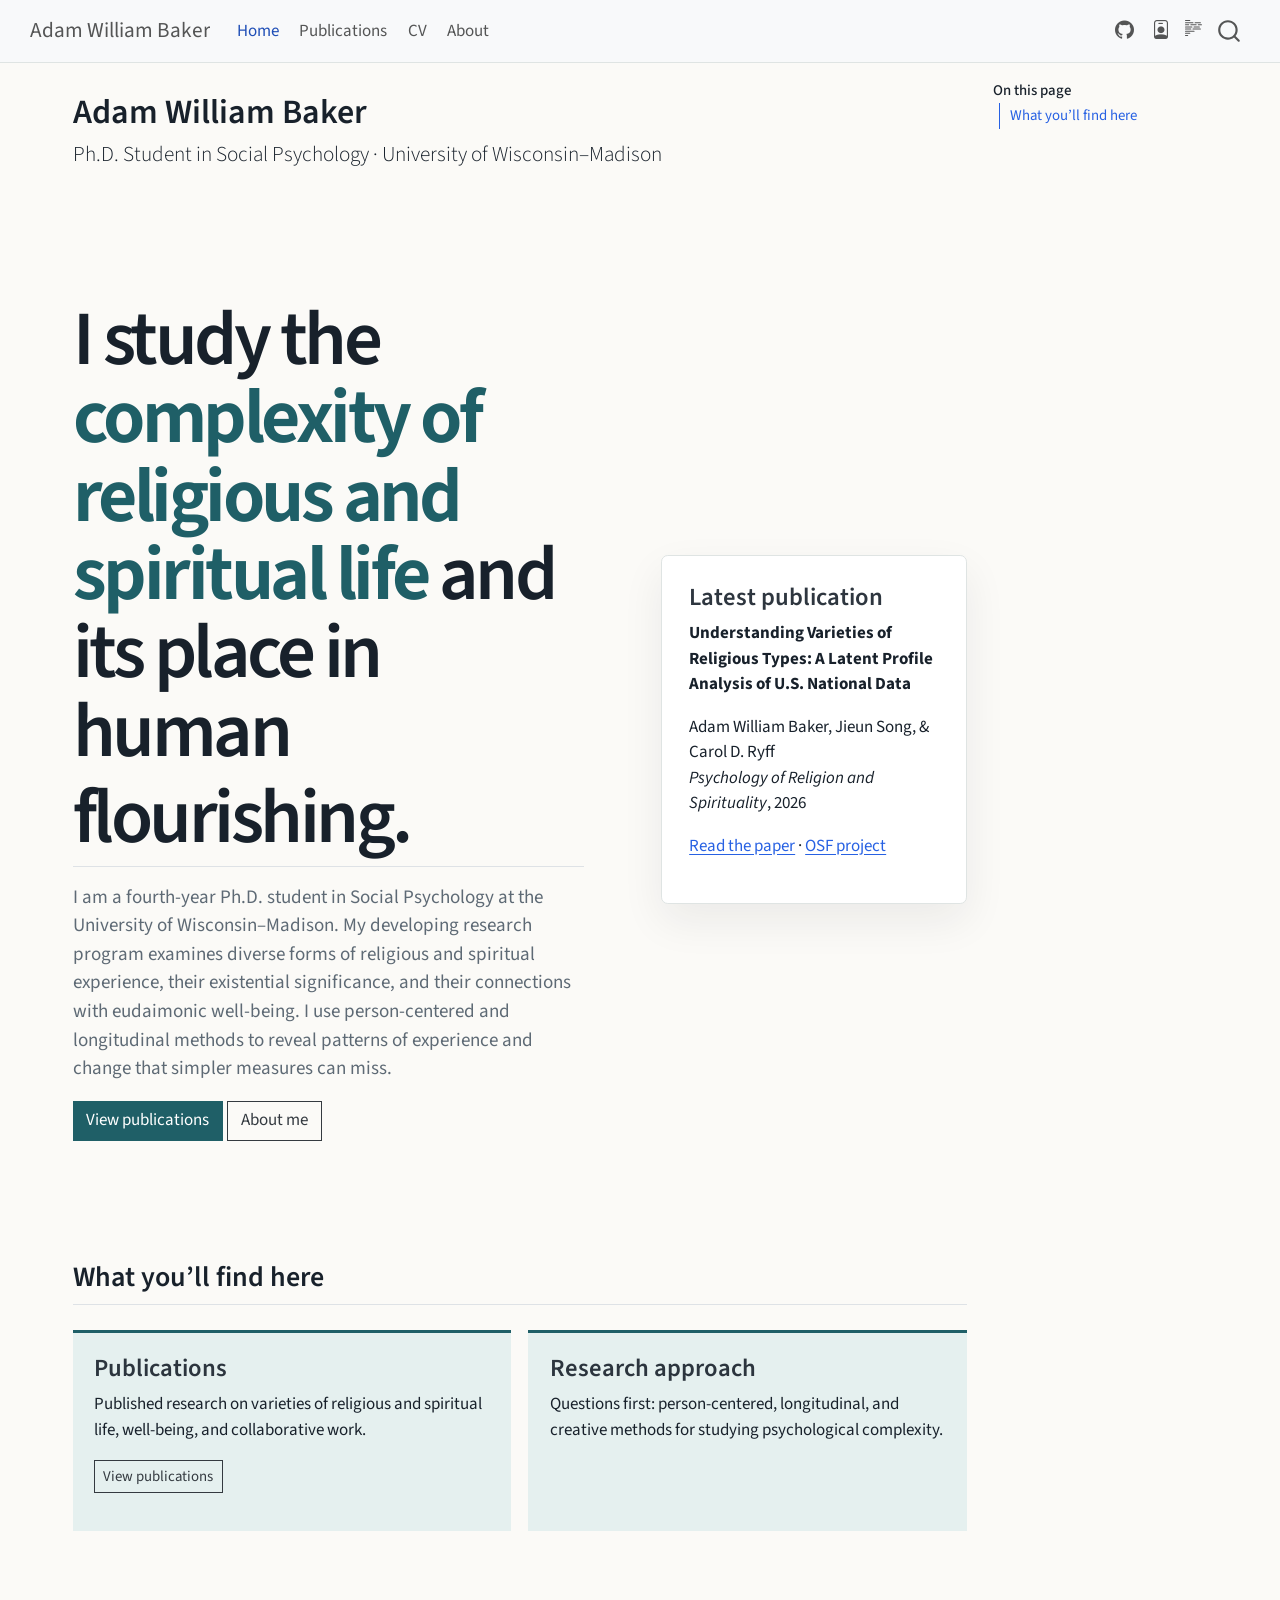
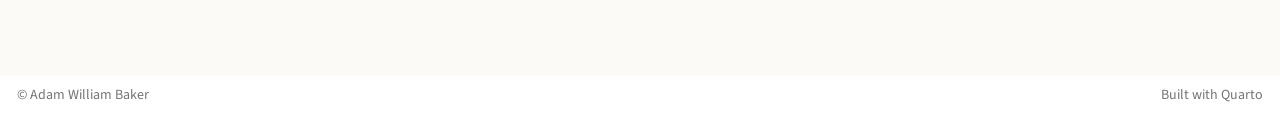
<file: index.html>
<!DOCTYPE html>
<html xmlns="http://www.w3.org/1999/xhtml" lang="en" xml:lang="en"><head>

<meta charset="utf-8">
<meta name="generator" content="quarto-1.10.19">

<meta name="viewport" content="width=device-width, initial-scale=1.0, user-scalable=yes">


<title>Adam William Baker</title>
<style>
/* Default styles provided by pandoc.
** See https://pandoc.org/MANUAL.html#variables-for-html for config info.
*/
span.smallcaps{font-variant: small-caps;}
div.columns{display: flex; gap: 1.5em;}
div.column{flex: auto;}
@media screen {
div.columns{gap: min(4vw, 1.5em);}
div.column{overflow-x: auto;}
}
div.hanging-indent{margin-left: 1.5em; text-indent: -1.5em;}
ul.task-list{list-style: none;}
ul.task-list li input[type="checkbox"] {
  width: 0.8em;
  margin: 0 0.8em 0.2em -1em; /* quarto-specific, see https://github.com/quarto-dev/quarto-cli/issues/4556 */ 
  vertical-align: middle;
}
</style>


<script src="site_libs/quarto-nav/quarto-nav.js"></script>
<script src="site_libs/quarto-nav/headroom.min.js"></script>
<script src="site_libs/clipboard/clipboard.min.js"></script>
<script src="site_libs/quarto-search/autocomplete.umd.js"></script>
<script src="site_libs/quarto-search/fuse.min.js"></script>
<script src="site_libs/quarto-search/quarto-search.js"></script>
<meta name="quarto:offset" content="./">
<script src="site_libs/quarto-html/quarto.js" type="module"></script>
<script src="site_libs/quarto-html/tabsets/tabsets.js" type="module"></script>
<script src="site_libs/quarto-html/popper.min.js"></script>
<script src="site_libs/quarto-html/tippy.umd.min.js"></script>
<script src="site_libs/quarto-html/anchor.min.js"></script>
<link href="site_libs/quarto-html/tippy.css" rel="stylesheet">
<link href="site_libs/quarto-html/quarto-syntax-highlighting-bf27225e3a48a9273f3daa8f8e829971.css" rel="stylesheet" id="quarto-text-highlighting-styles">
<script src="site_libs/bootstrap/bootstrap.min.js"></script>
<link href="site_libs/bootstrap/bootstrap-icons.css" rel="stylesheet">
<link href="site_libs/bootstrap/bootstrap-890df4807d457dbc410f87df85df408d.min.css" rel="stylesheet" append-hash="true" id="quarto-bootstrap" data-mode="light">
<script id="quarto-search-options" type="application/json">{
  "location": "navbar",
  "copy-button": false,
  "collapse-after": 3,
  "panel-placement": "end",
  "type": "overlay",
  "limit": 50,
  "keyboard-shortcut": [
    "f",
    "/",
    "s"
  ],
  "show-item-context": false,
  "language": {
    "search-no-results-text": "No results",
    "search-matching-documents-text": "matching documents",
    "search-copy-link-title": "Copy link to search",
    "search-hide-matches-text": "Hide additional matches",
    "search-more-match-text": "more match in this document",
    "search-more-matches-text": "more matches in this document",
    "search-clear-button-title": "Clear",
    "search-text-placeholder": "",
    "search-detached-cancel-button-title": "Cancel",
    "search-submit-button-title": "Submit",
    "search-label": "Search"
  }
}</script>
<meta name="google-site-verification" content="SpglV-sPZX93PCxj-PAzQTrrl2fXCfUHltDOiz12OGo">
<meta name="description" content="Adam William Baker is a social psychology Ph.D. student at the University of Wisconsin–Madison studying religious and spiritual experience, existential life, and eudaimonic well-being.">
<script type="application/ld+json">{"@context":"https://schema.org","@type":"Person","name":"Adam William Baker","url":"https://adamwilliambaker.github.io/","jobTitle":"Ph.D. Student in Social Psychology","affiliation":{"@type":"CollegeOrUniversity","name":"University of Wisconsin–Madison"},"sameAs":["https://orcid.org/0009-0003-1958-0463","https://scholar.google.com/citations?user=C4_FsjgAAAAJ","https://github.com/AdamWilliamBaker","https://www.growkudos.com/profile/adam_baker_1"]}</script>


<link rel="stylesheet" href="styles.css">
<meta property="og:title" content="Adam William Baker">
<meta property="og:description" content="Ph.D.&nbsp;Student in Social Psychology · University of Wisconsin–Madison">
<meta property="og:site_name" content="Adam William Baker">
</head>

<body class="nav-fixed quarto-light">

<div id="quarto-search-results"></div>
  <header id="quarto-header" class="headroom fixed-top">
    <nav class="navbar navbar-expand-lg " data-bs-theme="dark">
      <div class="navbar-container container-fluid">
      <div class="navbar-brand-container mx-auto">
    <a class="navbar-brand" href="./index.html">
    <span class="navbar-title">Adam William Baker</span>
    </a>
  </div>
            <div id="quarto-search" class="" title="Search"></div>
          <button class="navbar-toggler" type="button" data-bs-toggle="collapse" data-bs-target="#navbarCollapse" aria-controls="navbarCollapse" role="menu" aria-expanded="false" aria-label="Toggle navigation" onclick="if (window.quartoToggleHeadroom) { window.quartoToggleHeadroom(); }">
  <span class="navbar-toggler-icon"></span>
</button>
          <div class="collapse navbar-collapse" id="navbarCollapse">
            <ul class="navbar-nav navbar-nav-scroll me-auto">
  <li class="nav-item">
    <a class="nav-link active" href="./index.html" aria-current="page"> 
<span class="menu-text">Home</span></a>
  </li>  
  <li class="nav-item">
    <a class="nav-link" href="./research.html"> 
<span class="menu-text">Publications</span></a>
  </li>  
  <li class="nav-item">
    <a class="nav-link" href="./files/Adam_William_Baker_CV.pdf"> 
<span class="menu-text">CV</span></a>
  </li>  
  <li class="nav-item">
    <a class="nav-link" href="./about.html"> 
<span class="menu-text">About</span></a>
  </li>  
</ul>
            <ul class="navbar-nav navbar-nav-scroll ms-auto">
  <li class="nav-item compact">
    <a class="nav-link" href="https://github.com/AdamWilliamBaker"> <i class="bi bi-github" role="img" aria-label="GitHub">
</i> 
<span class="menu-text"></span></a>
  </li>  
  <li class="nav-item compact">
    <a class="nav-link" href="https://orcid.org/0009-0003-1958-0463"> <i class="bi bi-person-badge" role="img" aria-label="ORCID">
</i> 
<span class="menu-text"></span></a>
  </li>  
</ul>
          </div> <!-- /navcollapse -->
            <div class="quarto-navbar-tools">
  <a href="" class="quarto-reader-toggle quarto-navigation-tool px-1" onclick="window.quartoToggleReader(); return false;" title="Toggle reader mode">
  <div class="quarto-reader-toggle-btn">
  <i class="bi"></i>
  </div>
</a>
</div>
      </div> <!-- /container-fluid -->
    </nav>
</header>
<!-- content -->
<div id="quarto-content" class="quarto-container page-columns page-rows-contents page-layout-full page-navbar">
<!-- sidebar -->
<!-- margin-sidebar -->
    <div id="quarto-margin-sidebar" class="sidebar margin-sidebar">
        <nav id="TOC" role="doc-toc" class="toc-active">
    <h2 id="toc-title">On this page</h2>
   
  <ul>
  <li><a href="#what-youll-find-here" id="toc-what-youll-find-here" class="nav-link active" data-scroll-target="#what-youll-find-here">What you’ll find here</a></li>
  </ul>
</nav>
    </div>
<!-- main -->
<main class="content column-page-left" id="quarto-document-content">

<header id="title-block-header" class="quarto-title-block default">
<div class="quarto-title">
<h1 class="title">Adam William Baker</h1>
<p class="subtitle lead">Ph.D.&nbsp;Student in Social Psychology · University of Wisconsin–Madison</p>
</div>



<div class="quarto-title-meta column-page-left">

    
  
    
  </div>
  


</header>


<div class="hero">
<section id="i-study-the-complexity-of-religious-and-spiritual-life-and-its-place-in-human-flourishing." class="level2 hero-copy">
<h2 class="anchored" data-anchor-id="i-study-the-complexity-of-religious-and-spiritual-life-and-its-place-in-human-flourishing.">I study the <strong>complexity of religious and spiritual life</strong> and its place in human flourishing.</h2>
<p>I am a fourth-year Ph.D.&nbsp;student in Social Psychology at the University of Wisconsin–Madison. My developing research program examines diverse forms of religious and spiritual experience, their existential significance, and their connections with eudaimonic well-being. I use person-centered and longitudinal methods to reveal patterns of experience and change that simpler measures can miss.</p>
<p><a href="./research.html" class="btn btn-primary">View publications</a> <a href="./about.html" class="btn btn-outline-dark">About me</a></p>
</section>
<section id="latest-publication" class="level3 hero-card">
<h3 class="anchored" data-anchor-id="latest-publication">Latest publication</h3>
<p><strong>Understanding Varieties of Religious Types: A Latent Profile Analysis of U.S. National Data</strong></p>
<p>Adam William Baker, Jieun Song, &amp; Carol D. Ryff<br>
<em>Psychology of Religion and Spirituality</em>, 2026</p>
<p><a href="https://doi.org/10.1037/rel0000631">Read the paper</a> · <a href="https://doi.org/10.17605/OSF.IO/YSD2C">OSF project</a></p>
</section>
</div>
<section id="what-youll-find-here" class="level2">
<h2 class="anchored" data-anchor-id="what-youll-find-here">What you’ll find here</h2>
<div class="feature-grid">
<section id="publications" class="level3 feature">
<h3 class="anchored" data-anchor-id="publications">Publications</h3>
<p>Published research on varieties of religious and spiritual life, well-being, and collaborative work.</p>
<p><a href="./research.html" class="btn btn-outline-dark btn-sm">View publications</a></p>
</section>
<section id="research-approach" class="level3 feature">
<h3 class="anchored" data-anchor-id="research-approach">Research approach</h3>
<p>Questions first: person-centered, longitudinal, and creative methods for studying psychological complexity.</p>
</section>
</div>


</section>

</main> <!-- /main -->
<script id="quarto-html-after-body" type="application/javascript">
  window.document.addEventListener("DOMContentLoaded", function (event) {
    const icon = "";
    const anchorJS = new window.AnchorJS();
    anchorJS.options = {
      placement: 'right',
      icon: icon
    };
    anchorJS.add('.anchored');
    const isCodeAnnotation = (el) => {
      for (const clz of el.classList) {
        if (clz.startsWith('code-annotation-')) {                     
          return true;
        }
      }
      return false;
    }
    const onCopySuccess = function(e) {
      // button target
      const button = e.trigger;
      // don't keep focus
      button.blur();
      // flash "checked"
      button.classList.add('code-copy-button-checked');
      var currentTitle = button.getAttribute("title");
      button.setAttribute("title", "Copied!");
      let tooltip;
      if (window.bootstrap) {
        button.setAttribute("data-bs-toggle", "tooltip");
        button.setAttribute("data-bs-placement", "left");
        button.setAttribute("data-bs-title", "Copied!");
        tooltip = new bootstrap.Tooltip(button, 
          { trigger: "manual", 
            customClass: "code-copy-button-tooltip",
            offset: [0, -8]});
        tooltip.show();    
      }
      setTimeout(function() {
        if (tooltip) {
          tooltip.hide();
          button.removeAttribute("data-bs-title");
          button.removeAttribute("data-bs-toggle");
          button.removeAttribute("data-bs-placement");
        }
        button.setAttribute("title", currentTitle);
        button.classList.remove('code-copy-button-checked');
      }, 1000);
      // clear code selection
      e.clearSelection();
    }
    const getTextToCopy = function(trigger) {
      const outerScaffold = trigger.parentElement.cloneNode(true);
      const codeEl = outerScaffold.querySelector('code');
      for (const childEl of codeEl.children) {
        if (isCodeAnnotation(childEl)) {
          childEl.remove();
        }
      }
      return codeEl.innerText;
    }
    const clipboard = new window.ClipboardJS('.code-copy-button:not([data-in-quarto-modal])', {
      text: getTextToCopy
    });
    clipboard.on('success', onCopySuccess);
    if (window.document.getElementById('quarto-embedded-source-code-modal')) {
      const clipboardModal = new window.ClipboardJS('.code-copy-button[data-in-quarto-modal]', {
        text: getTextToCopy,
        container: window.document.getElementById('quarto-embedded-source-code-modal')
      });
      clipboardModal.on('success', onCopySuccess);
    }
      var localhostRegex = new RegExp(/^(?:http|https):\/\/localhost\:?[0-9]*\//);
      var mailtoRegex = new RegExp(/^mailto:/);
        var filterRegex = new RegExp("https:\/\/adamwilliambaker\.github\.io");
      var isInternal = (href) => {
          return filterRegex.test(href) || localhostRegex.test(href) || mailtoRegex.test(href);
      }
      // Inspect non-navigation links and adorn them if external
     var links = window.document.querySelectorAll('a[href]:not(.nav-link):not(.navbar-brand):not(.toc-action):not(.sidebar-link):not(.sidebar-item-toggle):not(.pagination-link):not(.no-external):not([aria-hidden]):not(.dropdown-item):not(.quarto-navigation-tool):not(.about-link)');
      for (var i=0; i<links.length; i++) {
        const link = links[i];
        if (!isInternal(link.href)) {
          // undo the damage that might have been done by quarto-nav.js in the case of
          // links that we want to consider external
          if (link.dataset.originalHref !== undefined) {
            link.href = link.dataset.originalHref;
          }
        }
      }
    function tippyHover(el, contentFn, onTriggerFn, onUntriggerFn) {
      const config = {
        allowHTML: true,
        maxWidth: 500,
        delay: 100,
        arrow: false,
        appendTo: function(el) {
            return el.parentElement;
        },
        interactive: true,
        interactiveBorder: 10,
        theme: 'quarto',
        placement: 'bottom-start',
      };
      if (contentFn) {
        config.content = contentFn;
      }
      if (onTriggerFn) {
        config.onTrigger = onTriggerFn;
      }
      if (onUntriggerFn) {
        config.onUntrigger = onUntriggerFn;
      }
      window.tippy(el, config); 
    }
    const noterefs = window.document.querySelectorAll('a[role="doc-noteref"]');
    for (var i=0; i<noterefs.length; i++) {
      const ref = noterefs[i];
      tippyHover(ref, function() {
        // use id or data attribute instead here
        let href = ref.getAttribute('data-footnote-href') || ref.getAttribute('href');
        try { href = new URL(href).hash; } catch {}
        const id = href.replace(/^#\/?/, "");
        const note = window.document.getElementById(id);
        if (note) {
          return note.innerHTML;
        } else {
          return "";
        }
      });
    }
    const xrefs = window.document.querySelectorAll('a.quarto-xref');
    const processXRef = (id, note) => {
      // Strip column container classes
      const stripColumnClz = (el) => {
        el.classList.remove("page-full", "page-columns");
        if (el.children) {
          for (const child of el.children) {
            stripColumnClz(child);
          }
        }
      }
      stripColumnClz(note)
      if (id === null || id.startsWith('sec-')) {
        // Special case sections, only their first couple elements
        const container = document.createElement("div");
        if (note.children && note.children.length > 2) {
          container.appendChild(note.children[0].cloneNode(true));
          for (let i = 1; i < note.children.length; i++) {
            const child = note.children[i];
            if (child.tagName === "P" && child.innerText === "") {
              continue;
            } else {
              container.appendChild(child.cloneNode(true));
              break;
            }
          }
          if (window.Quarto?.typesetMath) {
            window.Quarto.typesetMath(container);
          }
          return container.innerHTML
        } else {
          if (window.Quarto?.typesetMath) {
            window.Quarto.typesetMath(note);
          }
          return note.innerHTML;
        }
      } else {
        // Remove any anchor links if they are present
        const anchorLink = note.querySelector('a.anchorjs-link');
        if (anchorLink) {
          anchorLink.remove();
        }
        if (window.Quarto?.typesetMath) {
          window.Quarto.typesetMath(note);
        }
        if (note.classList.contains("callout")) {
          return note.outerHTML;
        } else {
          return note.innerHTML;
        }
      }
    }
    for (var i=0; i<xrefs.length; i++) {
      const xref = xrefs[i];
      tippyHover(xref, undefined, function(instance) {
        instance.disable();
        let url = xref.getAttribute('href');
        let hash = undefined; 
        if (url.startsWith('#')) {
          hash = url;
        } else {
          try { hash = new URL(url).hash; } catch {}
        }
        if (hash) {
          const id = hash.replace(/^#\/?/, "");
          const note = window.document.getElementById(id);
          if (note !== null) {
            try {
              const html = processXRef(id, note.cloneNode(true));
              instance.setContent(html);
            } finally {
              instance.enable();
              instance.show();
            }
          } else {
            // See if we can fetch this
            fetch(url.split('#')[0])
            .then(res => res.text())
            .then(html => {
              const parser = new DOMParser();
              const htmlDoc = parser.parseFromString(html, "text/html");
              const note = htmlDoc.getElementById(id);
              if (note !== null) {
                const html = processXRef(id, note);
                instance.setContent(html);
              } 
            }).finally(() => {
              instance.enable();
              instance.show();
            });
          }
        } else {
          // See if we can fetch a full url (with no hash to target)
          // This is a special case and we should probably do some content thinning / targeting
          fetch(url)
          .then(res => res.text())
          .then(html => {
            const parser = new DOMParser();
            const htmlDoc = parser.parseFromString(html, "text/html");
            const note = htmlDoc.querySelector('main.content');
            if (note !== null) {
              // This should only happen for chapter cross references
              // (since there is no id in the URL)
              // remove the first header
              if (note.children.length > 0 && note.children[0].tagName === "HEADER") {
                note.children[0].remove();
              }
              const html = processXRef(null, note);
              instance.setContent(html);
            } 
          }).finally(() => {
            instance.enable();
            instance.show();
          });
        }
      }, function(instance) {
      });
    }
        let selectedAnnoteEl;
        const selectorForAnnotation = ( cell, annotation) => {
          let cellAttr = 'data-code-cell="' + cell + '"';
          let lineAttr = 'data-code-annotation="' +  annotation + '"';
          const selector = 'span[' + cellAttr + '][' + lineAttr + ']';
          return selector;
        }
        const selectCodeLines = (annoteEl) => {
          const doc = window.document;
          const targetCell = annoteEl.getAttribute("data-target-cell");
          const targetAnnotation = annoteEl.getAttribute("data-target-annotation");
          const annoteSpan = window.document.querySelector(selectorForAnnotation(targetCell, targetAnnotation));
          const lines = annoteSpan.getAttribute("data-code-lines").split(",");
          const lineIds = lines.map((line) => {
            return targetCell + "-" + line;
          })
          let top = null;
          let height = null;
          let parent = null;
          if (lineIds.length > 0) {
              //compute the position of the single el (top and bottom and make a div)
              const el = window.document.getElementById(lineIds[0]);
              top = el.offsetTop;
              height = el.offsetHeight;
              parent = el.parentElement.parentElement;
            if (lineIds.length > 1) {
              const lastEl = window.document.getElementById(lineIds[lineIds.length - 1]);
              const bottom = lastEl.offsetTop + lastEl.offsetHeight;
              height = bottom - top;
            }
            if (top !== null && height !== null && parent !== null) {
              // cook up a div (if necessary) and position it 
              let div = window.document.getElementById("code-annotation-line-highlight");
              if (div === null) {
                div = window.document.createElement("div");
                div.setAttribute("id", "code-annotation-line-highlight");
                div.style.position = 'absolute';
                parent.appendChild(div);
              }
              div.style.top = top - 2 + "px";
              div.style.height = height + 4 + "px";
              div.style.left = 0;
              let gutterDiv = window.document.getElementById("code-annotation-line-highlight-gutter");
              if (gutterDiv === null) {
                gutterDiv = window.document.createElement("div");
                gutterDiv.setAttribute("id", "code-annotation-line-highlight-gutter");
                gutterDiv.style.position = 'absolute';
                const codeCell = window.document.getElementById(targetCell);
                const gutter = codeCell.querySelector('.code-annotation-gutter');
                gutter.appendChild(gutterDiv);
              }
              gutterDiv.style.top = top - 2 + "px";
              gutterDiv.style.height = height + 4 + "px";
            }
            selectedAnnoteEl = annoteEl;
          }
        };
        const unselectCodeLines = () => {
          const elementsIds = ["code-annotation-line-highlight", "code-annotation-line-highlight-gutter"];
          elementsIds.forEach((elId) => {
            const div = window.document.getElementById(elId);
            if (div) {
              div.remove();
            }
          });
          selectedAnnoteEl = undefined;
        };
          // Handle positioning of the toggle
      window.addEventListener(
        "resize",
        throttle(() => {
          elRect = undefined;
          if (selectedAnnoteEl) {
            selectCodeLines(selectedAnnoteEl);
          }
        }, 10)
      );
      function throttle(fn, ms) {
      let throttle = false;
      let timer;
        return (...args) => {
          if(!throttle) { // first call gets through
              fn.apply(this, args);
              throttle = true;
          } else { // all the others get throttled
              if(timer) clearTimeout(timer); // cancel #2
              timer = setTimeout(() => {
                fn.apply(this, args);
                timer = throttle = false;
              }, ms);
          }
        };
      }
        // Attach click handler to the DT
        const annoteDls = window.document.querySelectorAll('dt[data-target-cell]');
        for (const annoteDlNode of annoteDls) {
          annoteDlNode.addEventListener('click', (event) => {
            const clickedEl = event.target;
            if (clickedEl !== selectedAnnoteEl) {
              unselectCodeLines();
              const activeEl = window.document.querySelector('dt[data-target-cell].code-annotation-active');
              if (activeEl) {
                activeEl.classList.remove('code-annotation-active');
              }
              selectCodeLines(clickedEl);
              clickedEl.classList.add('code-annotation-active');
            } else {
              // Unselect the line
              unselectCodeLines();
              clickedEl.classList.remove('code-annotation-active');
            }
          });
        }
    const findCites = (el) => {
      const parentEl = el.parentElement;
      if (parentEl) {
        const cites = parentEl.dataset.cites;
        if (cites) {
          return {
            el,
            cites: cites.split(' ')
          };
        } else {
          return findCites(el.parentElement)
        }
      } else {
        return undefined;
      }
    };
    var bibliorefs = window.document.querySelectorAll('a[role="doc-biblioref"]');
    for (var i=0; i<bibliorefs.length; i++) {
      const ref = bibliorefs[i];
      const citeInfo = findCites(ref);
      if (citeInfo) {
        tippyHover(citeInfo.el, function() {
          var popup = window.document.createElement('div');
          citeInfo.cites.forEach(function(cite) {
            var citeDiv = window.document.createElement('div');
            citeDiv.classList.add('hanging-indent');
            citeDiv.classList.add('csl-entry');
            var biblioDiv = window.document.getElementById('ref-' + cite);
            if (biblioDiv) {
              citeDiv.innerHTML = biblioDiv.innerHTML;
            }
            popup.appendChild(citeDiv);
          });
          return popup.innerHTML;
        });
      }
    }
  });
  </script>
</div> <!-- /content -->
<footer class="footer">
  <div class="nav-footer">
    <div class="nav-footer-left">
<p>© Adam William Baker</p>
</div>   
    <div class="nav-footer-center">
      &nbsp;
    </div>
    <div class="nav-footer-right">
<p>Built with Quarto</p>
</div>
  </div>
</footer>




</body></html>
</file>
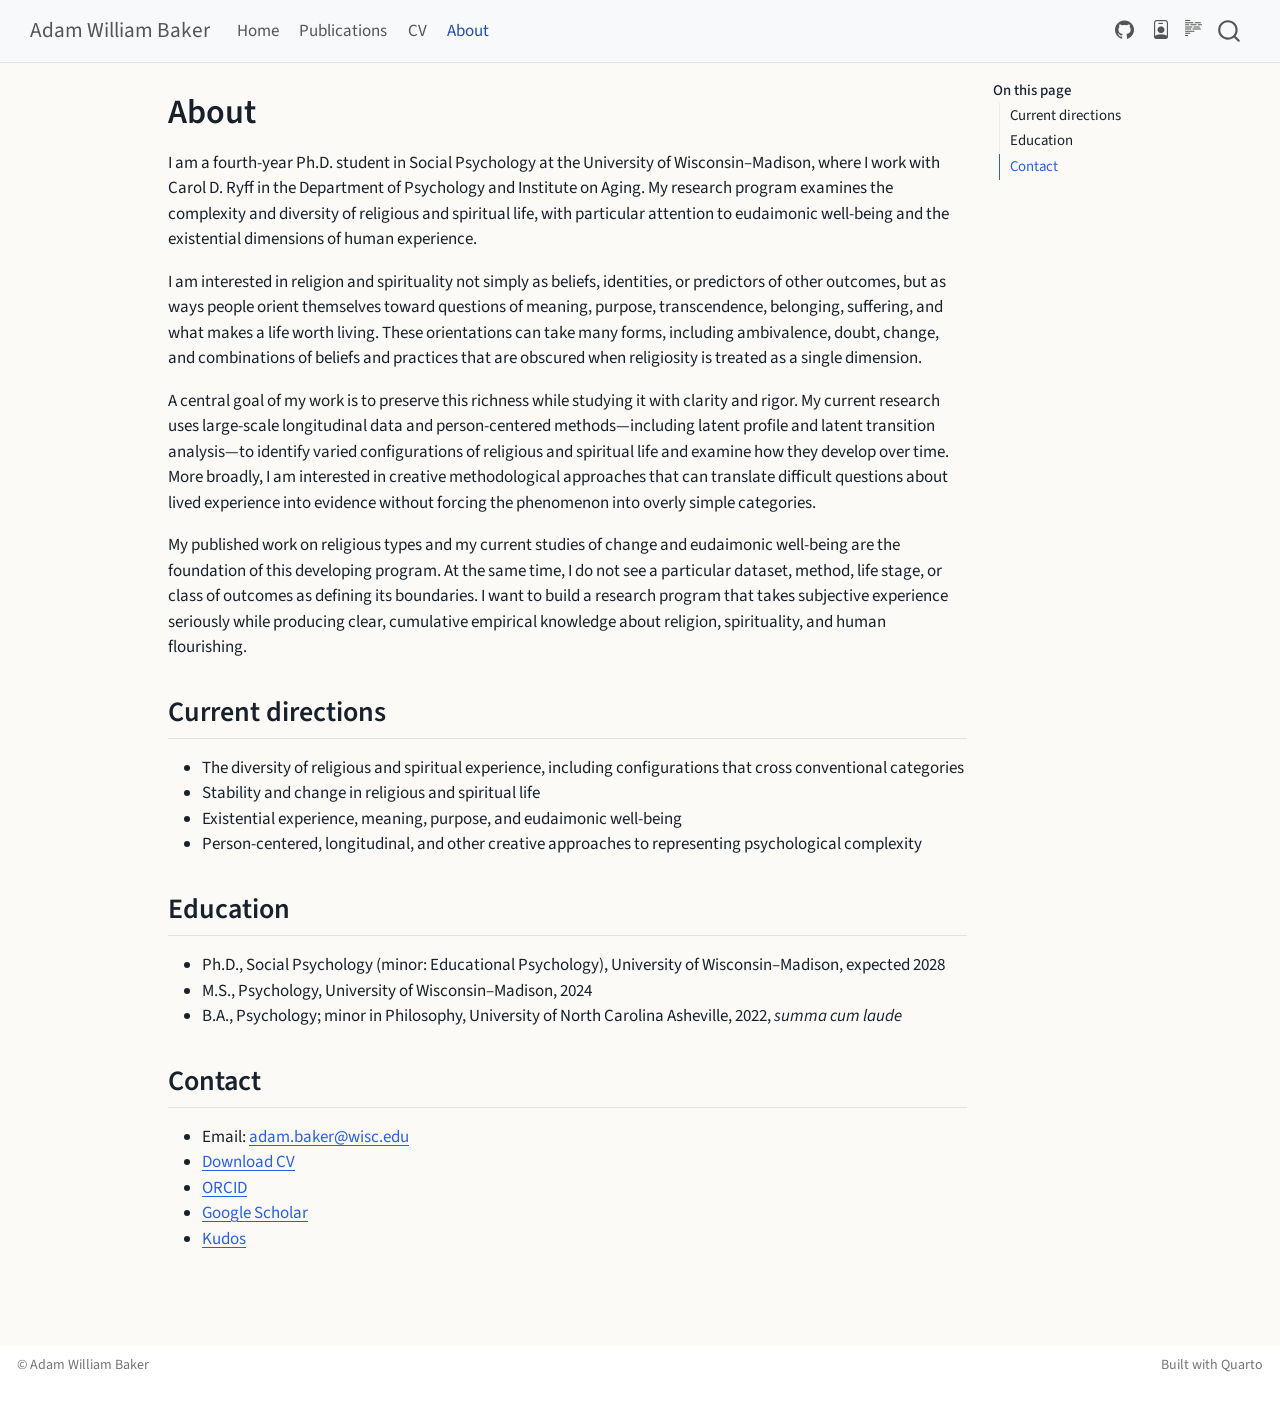
<file: about.html>
<!DOCTYPE html>
<html xmlns="http://www.w3.org/1999/xhtml" lang="en" xml:lang="en"><head>

<meta charset="utf-8">
<meta name="generator" content="quarto-1.10.19">

<meta name="viewport" content="width=device-width, initial-scale=1.0, user-scalable=yes">


<title>About – Adam William Baker</title>
<style>
/* Default styles provided by pandoc.
** See https://pandoc.org/MANUAL.html#variables-for-html for config info.
*/
span.smallcaps{font-variant: small-caps;}
div.columns{display: flex; gap: 1.5em;}
div.column{flex: auto;}
@media screen {
div.columns{gap: min(4vw, 1.5em);}
div.column{overflow-x: auto;}
}
div.hanging-indent{margin-left: 1.5em; text-indent: -1.5em;}
ul.task-list{list-style: none;}
ul.task-list li input[type="checkbox"] {
  width: 0.8em;
  margin: 0 0.8em 0.2em -1em; /* quarto-specific, see https://github.com/quarto-dev/quarto-cli/issues/4556 */ 
  vertical-align: middle;
}
</style>


<script src="site_libs/quarto-nav/quarto-nav.js"></script>
<script src="site_libs/quarto-nav/headroom.min.js"></script>
<script src="site_libs/clipboard/clipboard.min.js"></script>
<script src="site_libs/quarto-search/autocomplete.umd.js"></script>
<script src="site_libs/quarto-search/fuse.min.js"></script>
<script src="site_libs/quarto-search/quarto-search.js"></script>
<meta name="quarto:offset" content="./">
<script src="site_libs/quarto-html/quarto.js" type="module"></script>
<script src="site_libs/quarto-html/tabsets/tabsets.js" type="module"></script>
<script src="site_libs/quarto-html/popper.min.js"></script>
<script src="site_libs/quarto-html/tippy.umd.min.js"></script>
<script src="site_libs/quarto-html/anchor.min.js"></script>
<link href="site_libs/quarto-html/tippy.css" rel="stylesheet">
<link href="site_libs/quarto-html/quarto-syntax-highlighting-bf27225e3a48a9273f3daa8f8e829971.css" rel="stylesheet" id="quarto-text-highlighting-styles">
<script src="site_libs/bootstrap/bootstrap.min.js"></script>
<link href="site_libs/bootstrap/bootstrap-icons.css" rel="stylesheet">
<link href="site_libs/bootstrap/bootstrap-890df4807d457dbc410f87df85df408d.min.css" rel="stylesheet" append-hash="true" id="quarto-bootstrap" data-mode="light">
<script id="quarto-search-options" type="application/json">{
  "location": "navbar",
  "copy-button": false,
  "collapse-after": 3,
  "panel-placement": "end",
  "type": "overlay",
  "limit": 50,
  "keyboard-shortcut": [
    "f",
    "/",
    "s"
  ],
  "show-item-context": false,
  "language": {
    "search-no-results-text": "No results",
    "search-matching-documents-text": "matching documents",
    "search-copy-link-title": "Copy link to search",
    "search-hide-matches-text": "Hide additional matches",
    "search-more-match-text": "more match in this document",
    "search-more-matches-text": "more matches in this document",
    "search-clear-button-title": "Clear",
    "search-text-placeholder": "",
    "search-detached-cancel-button-title": "Cancel",
    "search-submit-button-title": "Submit",
    "search-label": "Search"
  }
}</script>
<meta name="google-site-verification" content="SpglV-sPZX93PCxj-PAzQTrrl2fXCfUHltDOiz12OGo">
<meta name="description" content="Adam William Baker is a social psychology Ph.D. student at the University of Wisconsin–Madison studying religious and spiritual experience, existential life, and eudaimonic well-being.">
<script type="application/ld+json">{"@context":"https://schema.org","@type":"Person","name":"Adam William Baker","url":"https://adamwilliambaker.github.io/","jobTitle":"Ph.D. Student in Social Psychology","affiliation":{"@type":"CollegeOrUniversity","name":"University of Wisconsin–Madison"},"sameAs":["https://orcid.org/0009-0003-1958-0463","https://scholar.google.com/citations?user=C4_FsjgAAAAJ","https://github.com/AdamWilliamBaker","https://www.growkudos.com/profile/adam_baker_1"]}</script>


<link rel="stylesheet" href="styles.css">
<meta property="og:title" content="About – Adam William Baker">
<meta property="og:description" content="Adam William Baker is a social psychology Ph.D.&nbsp;student at the University of Wisconsin–Madison studying religious and spiritual experience, existential life, and eudaimonic well-being.">
<meta property="og:site_name" content="Adam William Baker">
</head>

<body class="nav-fixed quarto-light">

<div id="quarto-search-results"></div>
  <header id="quarto-header" class="headroom fixed-top">
    <nav class="navbar navbar-expand-lg " data-bs-theme="dark">
      <div class="navbar-container container-fluid">
      <div class="navbar-brand-container mx-auto">
    <a class="navbar-brand" href="./index.html">
    <span class="navbar-title">Adam William Baker</span>
    </a>
  </div>
            <div id="quarto-search" class="" title="Search"></div>
          <button class="navbar-toggler" type="button" data-bs-toggle="collapse" data-bs-target="#navbarCollapse" aria-controls="navbarCollapse" role="menu" aria-expanded="false" aria-label="Toggle navigation" onclick="if (window.quartoToggleHeadroom) { window.quartoToggleHeadroom(); }">
  <span class="navbar-toggler-icon"></span>
</button>
          <div class="collapse navbar-collapse" id="navbarCollapse">
            <ul class="navbar-nav navbar-nav-scroll me-auto">
  <li class="nav-item">
    <a class="nav-link" href="./index.html"> 
<span class="menu-text">Home</span></a>
  </li>  
  <li class="nav-item">
    <a class="nav-link" href="./research.html"> 
<span class="menu-text">Publications</span></a>
  </li>  
  <li class="nav-item">
    <a class="nav-link" href="./files/Adam_William_Baker_CV.pdf"> 
<span class="menu-text">CV</span></a>
  </li>  
  <li class="nav-item">
    <a class="nav-link active" href="./about.html" aria-current="page"> 
<span class="menu-text">About</span></a>
  </li>  
</ul>
            <ul class="navbar-nav navbar-nav-scroll ms-auto">
  <li class="nav-item compact">
    <a class="nav-link" href="https://github.com/AdamWilliamBaker"> <i class="bi bi-github" role="img" aria-label="GitHub">
</i> 
<span class="menu-text"></span></a>
  </li>  
  <li class="nav-item compact">
    <a class="nav-link" href="https://orcid.org/0009-0003-1958-0463"> <i class="bi bi-person-badge" role="img" aria-label="ORCID">
</i> 
<span class="menu-text"></span></a>
  </li>  
</ul>
          </div> <!-- /navcollapse -->
            <div class="quarto-navbar-tools">
  <a href="" class="quarto-reader-toggle quarto-navigation-tool px-1" onclick="window.quartoToggleReader(); return false;" title="Toggle reader mode">
  <div class="quarto-reader-toggle-btn">
  <i class="bi"></i>
  </div>
</a>
</div>
      </div> <!-- /container-fluid -->
    </nav>
</header>
<!-- content -->
<div id="quarto-content" class="quarto-container page-columns page-rows-contents page-layout-article page-navbar">
<!-- sidebar -->
<!-- margin-sidebar -->
    <div id="quarto-margin-sidebar" class="sidebar margin-sidebar">
        <nav id="TOC" role="doc-toc" class="toc-active">
    <h2 id="toc-title">On this page</h2>
   
  <ul>
  <li><a href="#current-directions" id="toc-current-directions" class="nav-link active" data-scroll-target="#current-directions">Current directions</a></li>
  <li><a href="#education" id="toc-education" class="nav-link" data-scroll-target="#education">Education</a></li>
  <li><a href="#contact" id="toc-contact" class="nav-link" data-scroll-target="#contact">Contact</a></li>
  </ul>
</nav>
    </div>
<!-- main -->
<main class="content" id="quarto-document-content">

<header id="title-block-header" class="quarto-title-block default">
<div class="quarto-title">
<h1 class="title">About</h1>
</div>



<div class="quarto-title-meta">

    
  
    
  </div>
  


</header>


<p>I am a fourth-year Ph.D.&nbsp;student in Social Psychology at the University of Wisconsin–Madison, where I work with Carol D. Ryff in the Department of Psychology and Institute on Aging. My research program examines the complexity and diversity of religious and spiritual life, with particular attention to eudaimonic well-being and the existential dimensions of human experience.</p>
<p>I am interested in religion and spirituality not simply as beliefs, identities, or predictors of other outcomes, but as ways people orient themselves toward questions of meaning, purpose, transcendence, belonging, suffering, and what makes a life worth living. These orientations can take many forms, including ambivalence, doubt, change, and combinations of beliefs and practices that are obscured when religiosity is treated as a single dimension.</p>
<p>A central goal of my work is to preserve this richness while studying it with clarity and rigor. My current research uses large-scale longitudinal data and person-centered methods—including latent profile and latent transition analysis—to identify varied configurations of religious and spiritual life and examine how they develop over time. More broadly, I am interested in creative methodological approaches that can translate difficult questions about lived experience into evidence without forcing the phenomenon into overly simple categories.</p>
<p>My published work on religious types and my current studies of change and eudaimonic well-being are the foundation of this developing program. At the same time, I do not see a particular dataset, method, life stage, or class of outcomes as defining its boundaries. I want to build a research program that takes subjective experience seriously while producing clear, cumulative empirical knowledge about religion, spirituality, and human flourishing.</p>
<section id="current-directions" class="level2">
<h2 class="anchored" data-anchor-id="current-directions">Current directions</h2>
<ul>
<li>The diversity of religious and spiritual experience, including configurations that cross conventional categories</li>
<li>Stability and change in religious and spiritual life</li>
<li>Existential experience, meaning, purpose, and eudaimonic well-being</li>
<li>Person-centered, longitudinal, and other creative approaches to representing psychological complexity</li>
</ul>
</section>
<section id="education" class="level2">
<h2 class="anchored" data-anchor-id="education">Education</h2>
<ul>
<li>Ph.D., Social Psychology (minor: Educational Psychology), University of Wisconsin–Madison, expected 2028</li>
<li>M.S., Psychology, University of Wisconsin–Madison, 2024</li>
<li>B.A., Psychology; minor in Philosophy, University of North Carolina Asheville, 2022, <em>summa cum laude</em></li>
</ul>
</section>
<section id="contact" class="level2">
<h2 class="anchored" data-anchor-id="contact">Contact</h2>
<ul>
<li>Email: <a href="mailto:adam.baker@wisc.edu">adam.baker@wisc.edu</a></li>
<li><a href="files/Adam_William_Baker_CV.pdf">Download CV</a></li>
<li><a href="https://orcid.org/0009-0003-1958-0463">ORCID</a></li>
<li><a href="https://scholar.google.com/citations?user=C4_FsjgAAAAJ">Google Scholar</a></li>
<li><a href="https://link.growkudos.com/1e43yvv6p6o">Kudos</a></li>
</ul>


</section>

</main> <!-- /main -->
<script id="quarto-html-after-body" type="application/javascript">
  window.document.addEventListener("DOMContentLoaded", function (event) {
    const icon = "";
    const anchorJS = new window.AnchorJS();
    anchorJS.options = {
      placement: 'right',
      icon: icon
    };
    anchorJS.add('.anchored');
    const isCodeAnnotation = (el) => {
      for (const clz of el.classList) {
        if (clz.startsWith('code-annotation-')) {                     
          return true;
        }
      }
      return false;
    }
    const onCopySuccess = function(e) {
      // button target
      const button = e.trigger;
      // don't keep focus
      button.blur();
      // flash "checked"
      button.classList.add('code-copy-button-checked');
      var currentTitle = button.getAttribute("title");
      button.setAttribute("title", "Copied!");
      let tooltip;
      if (window.bootstrap) {
        button.setAttribute("data-bs-toggle", "tooltip");
        button.setAttribute("data-bs-placement", "left");
        button.setAttribute("data-bs-title", "Copied!");
        tooltip = new bootstrap.Tooltip(button, 
          { trigger: "manual", 
            customClass: "code-copy-button-tooltip",
            offset: [0, -8]});
        tooltip.show();    
      }
      setTimeout(function() {
        if (tooltip) {
          tooltip.hide();
          button.removeAttribute("data-bs-title");
          button.removeAttribute("data-bs-toggle");
          button.removeAttribute("data-bs-placement");
        }
        button.setAttribute("title", currentTitle);
        button.classList.remove('code-copy-button-checked');
      }, 1000);
      // clear code selection
      e.clearSelection();
    }
    const getTextToCopy = function(trigger) {
      const outerScaffold = trigger.parentElement.cloneNode(true);
      const codeEl = outerScaffold.querySelector('code');
      for (const childEl of codeEl.children) {
        if (isCodeAnnotation(childEl)) {
          childEl.remove();
        }
      }
      return codeEl.innerText;
    }
    const clipboard = new window.ClipboardJS('.code-copy-button:not([data-in-quarto-modal])', {
      text: getTextToCopy
    });
    clipboard.on('success', onCopySuccess);
    if (window.document.getElementById('quarto-embedded-source-code-modal')) {
      const clipboardModal = new window.ClipboardJS('.code-copy-button[data-in-quarto-modal]', {
        text: getTextToCopy,
        container: window.document.getElementById('quarto-embedded-source-code-modal')
      });
      clipboardModal.on('success', onCopySuccess);
    }
      var localhostRegex = new RegExp(/^(?:http|https):\/\/localhost\:?[0-9]*\//);
      var mailtoRegex = new RegExp(/^mailto:/);
        var filterRegex = new RegExp("https:\/\/adamwilliambaker\.github\.io");
      var isInternal = (href) => {
          return filterRegex.test(href) || localhostRegex.test(href) || mailtoRegex.test(href);
      }
      // Inspect non-navigation links and adorn them if external
     var links = window.document.querySelectorAll('a[href]:not(.nav-link):not(.navbar-brand):not(.toc-action):not(.sidebar-link):not(.sidebar-item-toggle):not(.pagination-link):not(.no-external):not([aria-hidden]):not(.dropdown-item):not(.quarto-navigation-tool):not(.about-link)');
      for (var i=0; i<links.length; i++) {
        const link = links[i];
        if (!isInternal(link.href)) {
          // undo the damage that might have been done by quarto-nav.js in the case of
          // links that we want to consider external
          if (link.dataset.originalHref !== undefined) {
            link.href = link.dataset.originalHref;
          }
        }
      }
    function tippyHover(el, contentFn, onTriggerFn, onUntriggerFn) {
      const config = {
        allowHTML: true,
        maxWidth: 500,
        delay: 100,
        arrow: false,
        appendTo: function(el) {
            return el.parentElement;
        },
        interactive: true,
        interactiveBorder: 10,
        theme: 'quarto',
        placement: 'bottom-start',
      };
      if (contentFn) {
        config.content = contentFn;
      }
      if (onTriggerFn) {
        config.onTrigger = onTriggerFn;
      }
      if (onUntriggerFn) {
        config.onUntrigger = onUntriggerFn;
      }
      window.tippy(el, config); 
    }
    const noterefs = window.document.querySelectorAll('a[role="doc-noteref"]');
    for (var i=0; i<noterefs.length; i++) {
      const ref = noterefs[i];
      tippyHover(ref, function() {
        // use id or data attribute instead here
        let href = ref.getAttribute('data-footnote-href') || ref.getAttribute('href');
        try { href = new URL(href).hash; } catch {}
        const id = href.replace(/^#\/?/, "");
        const note = window.document.getElementById(id);
        if (note) {
          return note.innerHTML;
        } else {
          return "";
        }
      });
    }
    const xrefs = window.document.querySelectorAll('a.quarto-xref');
    const processXRef = (id, note) => {
      // Strip column container classes
      const stripColumnClz = (el) => {
        el.classList.remove("page-full", "page-columns");
        if (el.children) {
          for (const child of el.children) {
            stripColumnClz(child);
          }
        }
      }
      stripColumnClz(note)
      if (id === null || id.startsWith('sec-')) {
        // Special case sections, only their first couple elements
        const container = document.createElement("div");
        if (note.children && note.children.length > 2) {
          container.appendChild(note.children[0].cloneNode(true));
          for (let i = 1; i < note.children.length; i++) {
            const child = note.children[i];
            if (child.tagName === "P" && child.innerText === "") {
              continue;
            } else {
              container.appendChild(child.cloneNode(true));
              break;
            }
          }
          if (window.Quarto?.typesetMath) {
            window.Quarto.typesetMath(container);
          }
          return container.innerHTML
        } else {
          if (window.Quarto?.typesetMath) {
            window.Quarto.typesetMath(note);
          }
          return note.innerHTML;
        }
      } else {
        // Remove any anchor links if they are present
        const anchorLink = note.querySelector('a.anchorjs-link');
        if (anchorLink) {
          anchorLink.remove();
        }
        if (window.Quarto?.typesetMath) {
          window.Quarto.typesetMath(note);
        }
        if (note.classList.contains("callout")) {
          return note.outerHTML;
        } else {
          return note.innerHTML;
        }
      }
    }
    for (var i=0; i<xrefs.length; i++) {
      const xref = xrefs[i];
      tippyHover(xref, undefined, function(instance) {
        instance.disable();
        let url = xref.getAttribute('href');
        let hash = undefined; 
        if (url.startsWith('#')) {
          hash = url;
        } else {
          try { hash = new URL(url).hash; } catch {}
        }
        if (hash) {
          const id = hash.replace(/^#\/?/, "");
          const note = window.document.getElementById(id);
          if (note !== null) {
            try {
              const html = processXRef(id, note.cloneNode(true));
              instance.setContent(html);
            } finally {
              instance.enable();
              instance.show();
            }
          } else {
            // See if we can fetch this
            fetch(url.split('#')[0])
            .then(res => res.text())
            .then(html => {
              const parser = new DOMParser();
              const htmlDoc = parser.parseFromString(html, "text/html");
              const note = htmlDoc.getElementById(id);
              if (note !== null) {
                const html = processXRef(id, note);
                instance.setContent(html);
              } 
            }).finally(() => {
              instance.enable();
              instance.show();
            });
          }
        } else {
          // See if we can fetch a full url (with no hash to target)
          // This is a special case and we should probably do some content thinning / targeting
          fetch(url)
          .then(res => res.text())
          .then(html => {
            const parser = new DOMParser();
            const htmlDoc = parser.parseFromString(html, "text/html");
            const note = htmlDoc.querySelector('main.content');
            if (note !== null) {
              // This should only happen for chapter cross references
              // (since there is no id in the URL)
              // remove the first header
              if (note.children.length > 0 && note.children[0].tagName === "HEADER") {
                note.children[0].remove();
              }
              const html = processXRef(null, note);
              instance.setContent(html);
            } 
          }).finally(() => {
            instance.enable();
            instance.show();
          });
        }
      }, function(instance) {
      });
    }
        let selectedAnnoteEl;
        const selectorForAnnotation = ( cell, annotation) => {
          let cellAttr = 'data-code-cell="' + cell + '"';
          let lineAttr = 'data-code-annotation="' +  annotation + '"';
          const selector = 'span[' + cellAttr + '][' + lineAttr + ']';
          return selector;
        }
        const selectCodeLines = (annoteEl) => {
          const doc = window.document;
          const targetCell = annoteEl.getAttribute("data-target-cell");
          const targetAnnotation = annoteEl.getAttribute("data-target-annotation");
          const annoteSpan = window.document.querySelector(selectorForAnnotation(targetCell, targetAnnotation));
          const lines = annoteSpan.getAttribute("data-code-lines").split(",");
          const lineIds = lines.map((line) => {
            return targetCell + "-" + line;
          })
          let top = null;
          let height = null;
          let parent = null;
          if (lineIds.length > 0) {
              //compute the position of the single el (top and bottom and make a div)
              const el = window.document.getElementById(lineIds[0]);
              top = el.offsetTop;
              height = el.offsetHeight;
              parent = el.parentElement.parentElement;
            if (lineIds.length > 1) {
              const lastEl = window.document.getElementById(lineIds[lineIds.length - 1]);
              const bottom = lastEl.offsetTop + lastEl.offsetHeight;
              height = bottom - top;
            }
            if (top !== null && height !== null && parent !== null) {
              // cook up a div (if necessary) and position it 
              let div = window.document.getElementById("code-annotation-line-highlight");
              if (div === null) {
                div = window.document.createElement("div");
                div.setAttribute("id", "code-annotation-line-highlight");
                div.style.position = 'absolute';
                parent.appendChild(div);
              }
              div.style.top = top - 2 + "px";
              div.style.height = height + 4 + "px";
              div.style.left = 0;
              let gutterDiv = window.document.getElementById("code-annotation-line-highlight-gutter");
              if (gutterDiv === null) {
                gutterDiv = window.document.createElement("div");
                gutterDiv.setAttribute("id", "code-annotation-line-highlight-gutter");
                gutterDiv.style.position = 'absolute';
                const codeCell = window.document.getElementById(targetCell);
                const gutter = codeCell.querySelector('.code-annotation-gutter');
                gutter.appendChild(gutterDiv);
              }
              gutterDiv.style.top = top - 2 + "px";
              gutterDiv.style.height = height + 4 + "px";
            }
            selectedAnnoteEl = annoteEl;
          }
        };
        const unselectCodeLines = () => {
          const elementsIds = ["code-annotation-line-highlight", "code-annotation-line-highlight-gutter"];
          elementsIds.forEach((elId) => {
            const div = window.document.getElementById(elId);
            if (div) {
              div.remove();
            }
          });
          selectedAnnoteEl = undefined;
        };
          // Handle positioning of the toggle
      window.addEventListener(
        "resize",
        throttle(() => {
          elRect = undefined;
          if (selectedAnnoteEl) {
            selectCodeLines(selectedAnnoteEl);
          }
        }, 10)
      );
      function throttle(fn, ms) {
      let throttle = false;
      let timer;
        return (...args) => {
          if(!throttle) { // first call gets through
              fn.apply(this, args);
              throttle = true;
          } else { // all the others get throttled
              if(timer) clearTimeout(timer); // cancel #2
              timer = setTimeout(() => {
                fn.apply(this, args);
                timer = throttle = false;
              }, ms);
          }
        };
      }
        // Attach click handler to the DT
        const annoteDls = window.document.querySelectorAll('dt[data-target-cell]');
        for (const annoteDlNode of annoteDls) {
          annoteDlNode.addEventListener('click', (event) => {
            const clickedEl = event.target;
            if (clickedEl !== selectedAnnoteEl) {
              unselectCodeLines();
              const activeEl = window.document.querySelector('dt[data-target-cell].code-annotation-active');
              if (activeEl) {
                activeEl.classList.remove('code-annotation-active');
              }
              selectCodeLines(clickedEl);
              clickedEl.classList.add('code-annotation-active');
            } else {
              // Unselect the line
              unselectCodeLines();
              clickedEl.classList.remove('code-annotation-active');
            }
          });
        }
    const findCites = (el) => {
      const parentEl = el.parentElement;
      if (parentEl) {
        const cites = parentEl.dataset.cites;
        if (cites) {
          return {
            el,
            cites: cites.split(' ')
          };
        } else {
          return findCites(el.parentElement)
        }
      } else {
        return undefined;
      }
    };
    var bibliorefs = window.document.querySelectorAll('a[role="doc-biblioref"]');
    for (var i=0; i<bibliorefs.length; i++) {
      const ref = bibliorefs[i];
      const citeInfo = findCites(ref);
      if (citeInfo) {
        tippyHover(citeInfo.el, function() {
          var popup = window.document.createElement('div');
          citeInfo.cites.forEach(function(cite) {
            var citeDiv = window.document.createElement('div');
            citeDiv.classList.add('hanging-indent');
            citeDiv.classList.add('csl-entry');
            var biblioDiv = window.document.getElementById('ref-' + cite);
            if (biblioDiv) {
              citeDiv.innerHTML = biblioDiv.innerHTML;
            }
            popup.appendChild(citeDiv);
          });
          return popup.innerHTML;
        });
      }
    }
  });
  </script>
</div> <!-- /content -->
<footer class="footer">
  <div class="nav-footer">
    <div class="nav-footer-left">
<p>© Adam William Baker</p>
</div>   
    <div class="nav-footer-center">
      &nbsp;
    </div>
    <div class="nav-footer-right">
<p>Built with Quarto</p>
</div>
  </div>
</footer>




</body></html>
</file>
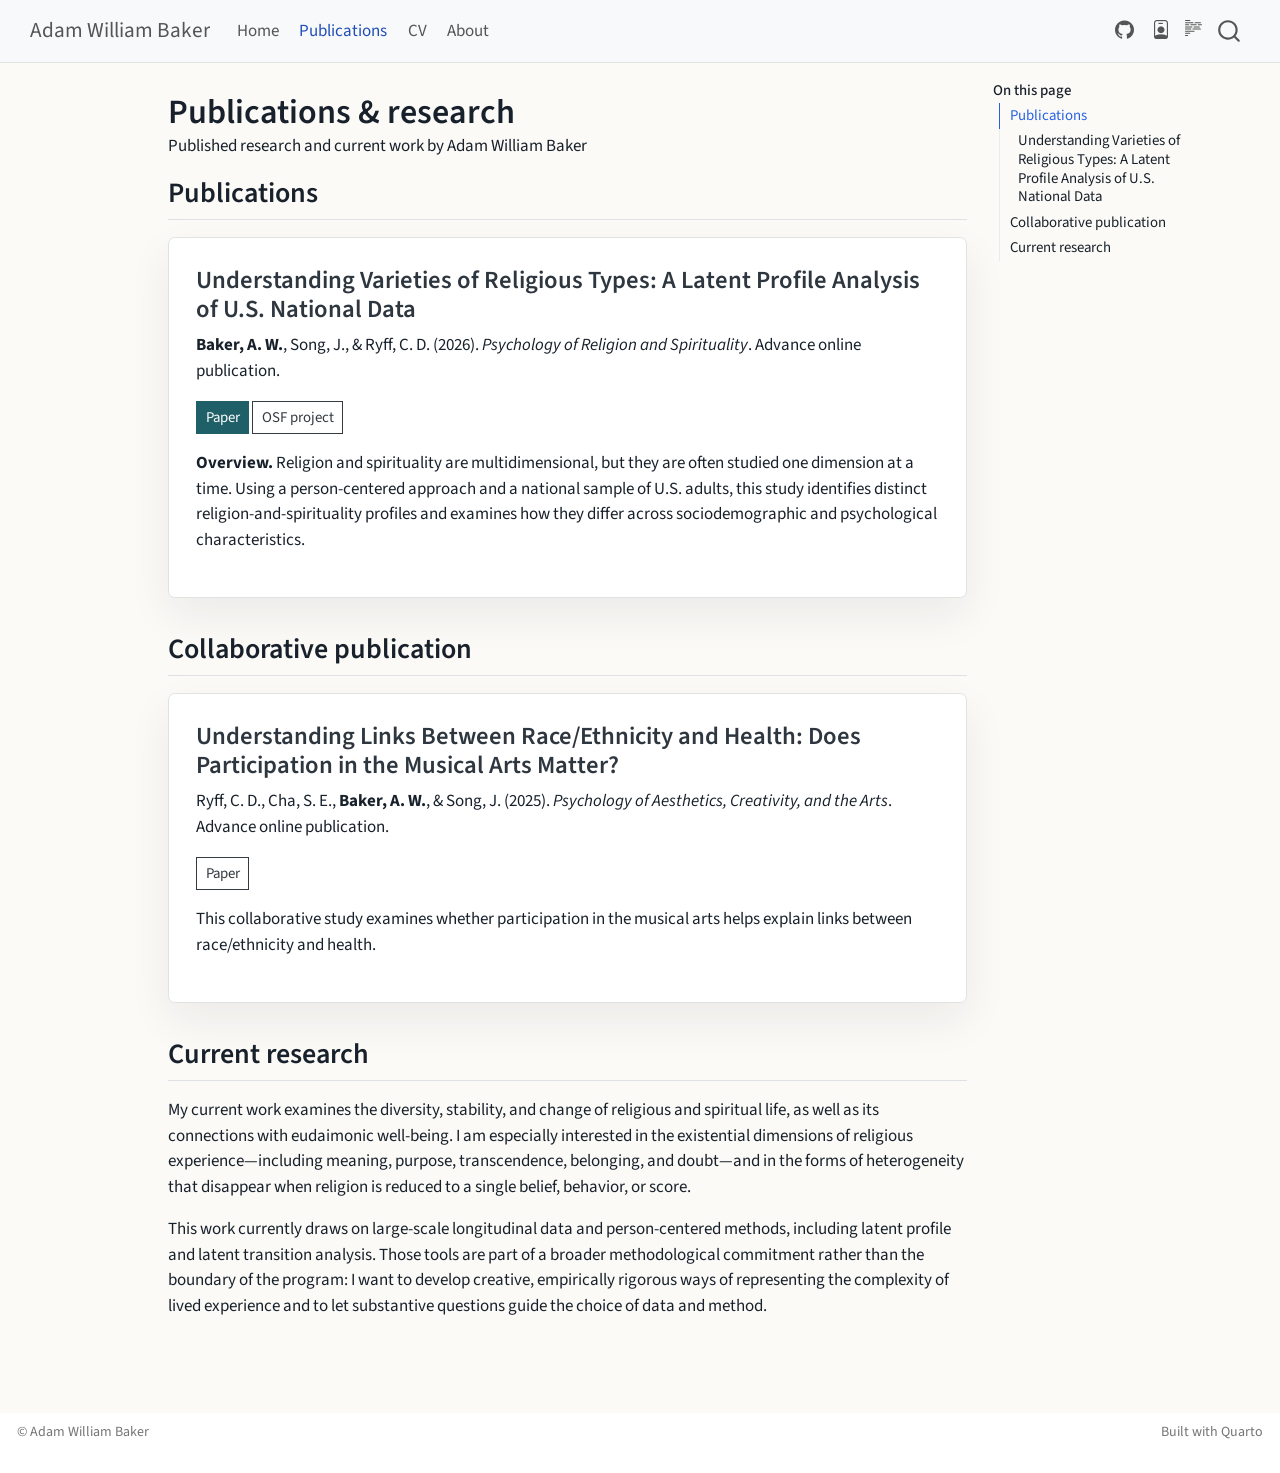
<file: research.html>
<!DOCTYPE html>
<html xmlns="http://www.w3.org/1999/xhtml" lang="en" xml:lang="en"><head>

<meta charset="utf-8">
<meta name="generator" content="quarto-1.10.19">

<meta name="viewport" content="width=device-width, initial-scale=1.0, user-scalable=yes">

<meta name="description" content="Published research and current work by Adam William Baker">

<title>Publications &amp; research – Adam William Baker</title>
<style>
/* Default styles provided by pandoc.
** See https://pandoc.org/MANUAL.html#variables-for-html for config info.
*/
span.smallcaps{font-variant: small-caps;}
div.columns{display: flex; gap: 1.5em;}
div.column{flex: auto;}
@media screen {
div.columns{gap: min(4vw, 1.5em);}
div.column{overflow-x: auto;}
}
div.hanging-indent{margin-left: 1.5em; text-indent: -1.5em;}
ul.task-list{list-style: none;}
ul.task-list li input[type="checkbox"] {
  width: 0.8em;
  margin: 0 0.8em 0.2em -1em; /* quarto-specific, see https://github.com/quarto-dev/quarto-cli/issues/4556 */ 
  vertical-align: middle;
}
</style>


<script src="site_libs/quarto-nav/quarto-nav.js"></script>
<script src="site_libs/quarto-nav/headroom.min.js"></script>
<script src="site_libs/clipboard/clipboard.min.js"></script>
<script src="site_libs/quarto-search/autocomplete.umd.js"></script>
<script src="site_libs/quarto-search/fuse.min.js"></script>
<script src="site_libs/quarto-search/quarto-search.js"></script>
<meta name="quarto:offset" content="./">
<script src="site_libs/quarto-html/quarto.js" type="module"></script>
<script src="site_libs/quarto-html/tabsets/tabsets.js" type="module"></script>
<script src="site_libs/quarto-html/popper.min.js"></script>
<script src="site_libs/quarto-html/tippy.umd.min.js"></script>
<script src="site_libs/quarto-html/anchor.min.js"></script>
<link href="site_libs/quarto-html/tippy.css" rel="stylesheet">
<link href="site_libs/quarto-html/quarto-syntax-highlighting-bf27225e3a48a9273f3daa8f8e829971.css" rel="stylesheet" id="quarto-text-highlighting-styles">
<script src="site_libs/bootstrap/bootstrap.min.js"></script>
<link href="site_libs/bootstrap/bootstrap-icons.css" rel="stylesheet">
<link href="site_libs/bootstrap/bootstrap-890df4807d457dbc410f87df85df408d.min.css" rel="stylesheet" append-hash="true" id="quarto-bootstrap" data-mode="light">
<script id="quarto-search-options" type="application/json">{
  "location": "navbar",
  "copy-button": false,
  "collapse-after": 3,
  "panel-placement": "end",
  "type": "overlay",
  "limit": 50,
  "keyboard-shortcut": [
    "f",
    "/",
    "s"
  ],
  "show-item-context": false,
  "language": {
    "search-no-results-text": "No results",
    "search-matching-documents-text": "matching documents",
    "search-copy-link-title": "Copy link to search",
    "search-hide-matches-text": "Hide additional matches",
    "search-more-match-text": "more match in this document",
    "search-more-matches-text": "more matches in this document",
    "search-clear-button-title": "Clear",
    "search-text-placeholder": "",
    "search-detached-cancel-button-title": "Cancel",
    "search-submit-button-title": "Submit",
    "search-label": "Search"
  }
}</script>
<meta name="google-site-verification" content="SpglV-sPZX93PCxj-PAzQTrrl2fXCfUHltDOiz12OGo">
<meta name="description" content="Adam William Baker is a social psychology Ph.D. student at the University of Wisconsin–Madison studying religious and spiritual experience, existential life, and eudaimonic well-being.">
<script type="application/ld+json">{"@context":"https://schema.org","@type":"Person","name":"Adam William Baker","url":"https://adamwilliambaker.github.io/","jobTitle":"Ph.D. Student in Social Psychology","affiliation":{"@type":"CollegeOrUniversity","name":"University of Wisconsin–Madison"},"sameAs":["https://orcid.org/0009-0003-1958-0463","https://scholar.google.com/citations?user=C4_FsjgAAAAJ","https://github.com/AdamWilliamBaker","https://www.growkudos.com/profile/adam_baker_1"]}</script>


<link rel="stylesheet" href="styles.css">
<meta property="og:title" content="Publications &amp; research – Adam William Baker">
<meta property="og:description" content="Published research and current work by Adam William Baker">
<meta property="og:site_name" content="Adam William Baker">
</head>

<body class="nav-fixed quarto-light">

<div id="quarto-search-results"></div>
  <header id="quarto-header" class="headroom fixed-top">
    <nav class="navbar navbar-expand-lg " data-bs-theme="dark">
      <div class="navbar-container container-fluid">
      <div class="navbar-brand-container mx-auto">
    <a class="navbar-brand" href="./index.html">
    <span class="navbar-title">Adam William Baker</span>
    </a>
  </div>
            <div id="quarto-search" class="" title="Search"></div>
          <button class="navbar-toggler" type="button" data-bs-toggle="collapse" data-bs-target="#navbarCollapse" aria-controls="navbarCollapse" role="menu" aria-expanded="false" aria-label="Toggle navigation" onclick="if (window.quartoToggleHeadroom) { window.quartoToggleHeadroom(); }">
  <span class="navbar-toggler-icon"></span>
</button>
          <div class="collapse navbar-collapse" id="navbarCollapse">
            <ul class="navbar-nav navbar-nav-scroll me-auto">
  <li class="nav-item">
    <a class="nav-link" href="./index.html"> 
<span class="menu-text">Home</span></a>
  </li>  
  <li class="nav-item">
    <a class="nav-link active" href="./research.html" aria-current="page"> 
<span class="menu-text">Publications</span></a>
  </li>  
  <li class="nav-item">
    <a class="nav-link" href="./files/Adam_William_Baker_CV.pdf"> 
<span class="menu-text">CV</span></a>
  </li>  
  <li class="nav-item">
    <a class="nav-link" href="./about.html"> 
<span class="menu-text">About</span></a>
  </li>  
</ul>
            <ul class="navbar-nav navbar-nav-scroll ms-auto">
  <li class="nav-item compact">
    <a class="nav-link" href="https://github.com/AdamWilliamBaker"> <i class="bi bi-github" role="img" aria-label="GitHub">
</i> 
<span class="menu-text"></span></a>
  </li>  
  <li class="nav-item compact">
    <a class="nav-link" href="https://orcid.org/0009-0003-1958-0463"> <i class="bi bi-person-badge" role="img" aria-label="ORCID">
</i> 
<span class="menu-text"></span></a>
  </li>  
</ul>
          </div> <!-- /navcollapse -->
            <div class="quarto-navbar-tools">
  <a href="" class="quarto-reader-toggle quarto-navigation-tool px-1" onclick="window.quartoToggleReader(); return false;" title="Toggle reader mode">
  <div class="quarto-reader-toggle-btn">
  <i class="bi"></i>
  </div>
</a>
</div>
      </div> <!-- /container-fluid -->
    </nav>
</header>
<!-- content -->
<div id="quarto-content" class="quarto-container page-columns page-rows-contents page-layout-article page-navbar">
<!-- sidebar -->
<!-- margin-sidebar -->
    <div id="quarto-margin-sidebar" class="sidebar margin-sidebar">
        <nav id="TOC" role="doc-toc" class="toc-active">
    <h2 id="toc-title">On this page</h2>
   
  <ul>
  <li><a href="#publications" id="toc-publications" class="nav-link active" data-scroll-target="#publications">Publications</a>
  <ul class="collapse">
  <li><a href="#understanding-varieties-of-religious-types-a-latent-profile-analysis-of-u.s.-national-data" id="toc-understanding-varieties-of-religious-types-a-latent-profile-analysis-of-u.s.-national-data" class="nav-link" data-scroll-target="#understanding-varieties-of-religious-types-a-latent-profile-analysis-of-u.s.-national-data">Understanding Varieties of Religious Types: A Latent Profile Analysis of U.S. National Data</a></li>
  </ul></li>
  <li><a href="#collaborative-publication" id="toc-collaborative-publication" class="nav-link" data-scroll-target="#collaborative-publication">Collaborative publication</a>
  <ul class="collapse">
  <li><a href="#understanding-links-between-raceethnicity-and-health-does-participation-in-the-musical-arts-matter" id="toc-understanding-links-between-raceethnicity-and-health-does-participation-in-the-musical-arts-matter" class="nav-link" data-scroll-target="#understanding-links-between-raceethnicity-and-health-does-participation-in-the-musical-arts-matter">Understanding Links Between Race/Ethnicity and Health: Does Participation in the Musical Arts Matter?</a></li>
  </ul></li>
  <li><a href="#current-research" id="toc-current-research" class="nav-link" data-scroll-target="#current-research">Current research</a></li>
  </ul>
</nav>
    </div>
<!-- main -->
<main class="content" id="quarto-document-content">

<header id="title-block-header" class="quarto-title-block default">
<div class="quarto-title">
<h1 class="title">Publications &amp; research</h1>
</div>

<div>
  <div class="description">
    Published research and current work by Adam William Baker
  </div>
</div>


<div class="quarto-title-meta">

    
  
    
  </div>
  


</header>


<section id="publications" class="level2">
<h2 class="anchored" data-anchor-id="publications">Publications</h2>
<section id="understanding-varieties-of-religious-types-a-latent-profile-analysis-of-u.s.-national-data" class="level3 publication">
<h3 class="anchored" data-anchor-id="understanding-varieties-of-religious-types-a-latent-profile-analysis-of-u.s.-national-data">Understanding Varieties of Religious Types: A Latent Profile Analysis of U.S. National Data</h3>
<p><strong>Baker, A. W.</strong>, Song, J., &amp; Ryff, C. D. (2026). <em>Psychology of Religion and Spirituality</em>. Advance online publication.</p>
<p><a href="https://doi.org/10.1037/rel0000631" class="btn btn-sm btn-primary">Paper</a> <a href="https://doi.org/10.17605/OSF.IO/YSD2C" class="btn btn-sm btn-outline-dark">OSF project</a></p>
<p><strong>Overview.</strong> Religion and spirituality are multidimensional, but they are often studied one dimension at a time. Using a person-centered approach and a national sample of U.S. adults, this study identifies distinct religion-and-spirituality profiles and examines how they differ across sociodemographic and psychological characteristics.</p>
</section>
</section>
<section id="collaborative-publication" class="level2">
<h2 class="anchored" data-anchor-id="collaborative-publication">Collaborative publication</h2>
<section id="understanding-links-between-raceethnicity-and-health-does-participation-in-the-musical-arts-matter" class="level3 publication">
<h3 class="anchored" data-anchor-id="understanding-links-between-raceethnicity-and-health-does-participation-in-the-musical-arts-matter">Understanding Links Between Race/Ethnicity and Health: Does Participation in the Musical Arts Matter?</h3>
<p>Ryff, C. D., Cha, S. E., <strong>Baker, A. W.</strong>, &amp; Song, J. (2025). <em>Psychology of Aesthetics, Creativity, and the Arts</em>. Advance online publication.</p>
<p><a href="https://doi.org/10.1037/aca0000805" class="btn btn-sm btn-outline-dark">Paper</a></p>
<p>This collaborative study examines whether participation in the musical arts helps explain links between race/ethnicity and health.</p>
</section>
</section>
<section id="current-research" class="level2">
<h2 class="anchored" data-anchor-id="current-research">Current research</h2>
<p>My current work examines the diversity, stability, and change of religious and spiritual life, as well as its connections with eudaimonic well-being. I am especially interested in the existential dimensions of religious experience—including meaning, purpose, transcendence, belonging, and doubt—and in the forms of heterogeneity that disappear when religion is reduced to a single belief, behavior, or score.</p>
<p>This work currently draws on large-scale longitudinal data and person-centered methods, including latent profile and latent transition analysis. Those tools are part of a broader methodological commitment rather than the boundary of the program: I want to develop creative, empirically rigorous ways of representing the complexity of lived experience and to let substantive questions guide the choice of data and method.</p>


</section>

</main> <!-- /main -->
<script id="quarto-html-after-body" type="application/javascript">
  window.document.addEventListener("DOMContentLoaded", function (event) {
    const icon = "";
    const anchorJS = new window.AnchorJS();
    anchorJS.options = {
      placement: 'right',
      icon: icon
    };
    anchorJS.add('.anchored');
    const isCodeAnnotation = (el) => {
      for (const clz of el.classList) {
        if (clz.startsWith('code-annotation-')) {                     
          return true;
        }
      }
      return false;
    }
    const onCopySuccess = function(e) {
      // button target
      const button = e.trigger;
      // don't keep focus
      button.blur();
      // flash "checked"
      button.classList.add('code-copy-button-checked');
      var currentTitle = button.getAttribute("title");
      button.setAttribute("title", "Copied!");
      let tooltip;
      if (window.bootstrap) {
        button.setAttribute("data-bs-toggle", "tooltip");
        button.setAttribute("data-bs-placement", "left");
        button.setAttribute("data-bs-title", "Copied!");
        tooltip = new bootstrap.Tooltip(button, 
          { trigger: "manual", 
            customClass: "code-copy-button-tooltip",
            offset: [0, -8]});
        tooltip.show();    
      }
      setTimeout(function() {
        if (tooltip) {
          tooltip.hide();
          button.removeAttribute("data-bs-title");
          button.removeAttribute("data-bs-toggle");
          button.removeAttribute("data-bs-placement");
        }
        button.setAttribute("title", currentTitle);
        button.classList.remove('code-copy-button-checked');
      }, 1000);
      // clear code selection
      e.clearSelection();
    }
    const getTextToCopy = function(trigger) {
      const outerScaffold = trigger.parentElement.cloneNode(true);
      const codeEl = outerScaffold.querySelector('code');
      for (const childEl of codeEl.children) {
        if (isCodeAnnotation(childEl)) {
          childEl.remove();
        }
      }
      return codeEl.innerText;
    }
    const clipboard = new window.ClipboardJS('.code-copy-button:not([data-in-quarto-modal])', {
      text: getTextToCopy
    });
    clipboard.on('success', onCopySuccess);
    if (window.document.getElementById('quarto-embedded-source-code-modal')) {
      const clipboardModal = new window.ClipboardJS('.code-copy-button[data-in-quarto-modal]', {
        text: getTextToCopy,
        container: window.document.getElementById('quarto-embedded-source-code-modal')
      });
      clipboardModal.on('success', onCopySuccess);
    }
      var localhostRegex = new RegExp(/^(?:http|https):\/\/localhost\:?[0-9]*\//);
      var mailtoRegex = new RegExp(/^mailto:/);
        var filterRegex = new RegExp("https:\/\/adamwilliambaker\.github\.io");
      var isInternal = (href) => {
          return filterRegex.test(href) || localhostRegex.test(href) || mailtoRegex.test(href);
      }
      // Inspect non-navigation links and adorn them if external
     var links = window.document.querySelectorAll('a[href]:not(.nav-link):not(.navbar-brand):not(.toc-action):not(.sidebar-link):not(.sidebar-item-toggle):not(.pagination-link):not(.no-external):not([aria-hidden]):not(.dropdown-item):not(.quarto-navigation-tool):not(.about-link)');
      for (var i=0; i<links.length; i++) {
        const link = links[i];
        if (!isInternal(link.href)) {
          // undo the damage that might have been done by quarto-nav.js in the case of
          // links that we want to consider external
          if (link.dataset.originalHref !== undefined) {
            link.href = link.dataset.originalHref;
          }
        }
      }
    function tippyHover(el, contentFn, onTriggerFn, onUntriggerFn) {
      const config = {
        allowHTML: true,
        maxWidth: 500,
        delay: 100,
        arrow: false,
        appendTo: function(el) {
            return el.parentElement;
        },
        interactive: true,
        interactiveBorder: 10,
        theme: 'quarto',
        placement: 'bottom-start',
      };
      if (contentFn) {
        config.content = contentFn;
      }
      if (onTriggerFn) {
        config.onTrigger = onTriggerFn;
      }
      if (onUntriggerFn) {
        config.onUntrigger = onUntriggerFn;
      }
      window.tippy(el, config); 
    }
    const noterefs = window.document.querySelectorAll('a[role="doc-noteref"]');
    for (var i=0; i<noterefs.length; i++) {
      const ref = noterefs[i];
      tippyHover(ref, function() {
        // use id or data attribute instead here
        let href = ref.getAttribute('data-footnote-href') || ref.getAttribute('href');
        try { href = new URL(href).hash; } catch {}
        const id = href.replace(/^#\/?/, "");
        const note = window.document.getElementById(id);
        if (note) {
          return note.innerHTML;
        } else {
          return "";
        }
      });
    }
    const xrefs = window.document.querySelectorAll('a.quarto-xref');
    const processXRef = (id, note) => {
      // Strip column container classes
      const stripColumnClz = (el) => {
        el.classList.remove("page-full", "page-columns");
        if (el.children) {
          for (const child of el.children) {
            stripColumnClz(child);
          }
        }
      }
      stripColumnClz(note)
      if (id === null || id.startsWith('sec-')) {
        // Special case sections, only their first couple elements
        const container = document.createElement("div");
        if (note.children && note.children.length > 2) {
          container.appendChild(note.children[0].cloneNode(true));
          for (let i = 1; i < note.children.length; i++) {
            const child = note.children[i];
            if (child.tagName === "P" && child.innerText === "") {
              continue;
            } else {
              container.appendChild(child.cloneNode(true));
              break;
            }
          }
          if (window.Quarto?.typesetMath) {
            window.Quarto.typesetMath(container);
          }
          return container.innerHTML
        } else {
          if (window.Quarto?.typesetMath) {
            window.Quarto.typesetMath(note);
          }
          return note.innerHTML;
        }
      } else {
        // Remove any anchor links if they are present
        const anchorLink = note.querySelector('a.anchorjs-link');
        if (anchorLink) {
          anchorLink.remove();
        }
        if (window.Quarto?.typesetMath) {
          window.Quarto.typesetMath(note);
        }
        if (note.classList.contains("callout")) {
          return note.outerHTML;
        } else {
          return note.innerHTML;
        }
      }
    }
    for (var i=0; i<xrefs.length; i++) {
      const xref = xrefs[i];
      tippyHover(xref, undefined, function(instance) {
        instance.disable();
        let url = xref.getAttribute('href');
        let hash = undefined; 
        if (url.startsWith('#')) {
          hash = url;
        } else {
          try { hash = new URL(url).hash; } catch {}
        }
        if (hash) {
          const id = hash.replace(/^#\/?/, "");
          const note = window.document.getElementById(id);
          if (note !== null) {
            try {
              const html = processXRef(id, note.cloneNode(true));
              instance.setContent(html);
            } finally {
              instance.enable();
              instance.show();
            }
          } else {
            // See if we can fetch this
            fetch(url.split('#')[0])
            .then(res => res.text())
            .then(html => {
              const parser = new DOMParser();
              const htmlDoc = parser.parseFromString(html, "text/html");
              const note = htmlDoc.getElementById(id);
              if (note !== null) {
                const html = processXRef(id, note);
                instance.setContent(html);
              } 
            }).finally(() => {
              instance.enable();
              instance.show();
            });
          }
        } else {
          // See if we can fetch a full url (with no hash to target)
          // This is a special case and we should probably do some content thinning / targeting
          fetch(url)
          .then(res => res.text())
          .then(html => {
            const parser = new DOMParser();
            const htmlDoc = parser.parseFromString(html, "text/html");
            const note = htmlDoc.querySelector('main.content');
            if (note !== null) {
              // This should only happen for chapter cross references
              // (since there is no id in the URL)
              // remove the first header
              if (note.children.length > 0 && note.children[0].tagName === "HEADER") {
                note.children[0].remove();
              }
              const html = processXRef(null, note);
              instance.setContent(html);
            } 
          }).finally(() => {
            instance.enable();
            instance.show();
          });
        }
      }, function(instance) {
      });
    }
        let selectedAnnoteEl;
        const selectorForAnnotation = ( cell, annotation) => {
          let cellAttr = 'data-code-cell="' + cell + '"';
          let lineAttr = 'data-code-annotation="' +  annotation + '"';
          const selector = 'span[' + cellAttr + '][' + lineAttr + ']';
          return selector;
        }
        const selectCodeLines = (annoteEl) => {
          const doc = window.document;
          const targetCell = annoteEl.getAttribute("data-target-cell");
          const targetAnnotation = annoteEl.getAttribute("data-target-annotation");
          const annoteSpan = window.document.querySelector(selectorForAnnotation(targetCell, targetAnnotation));
          const lines = annoteSpan.getAttribute("data-code-lines").split(",");
          const lineIds = lines.map((line) => {
            return targetCell + "-" + line;
          })
          let top = null;
          let height = null;
          let parent = null;
          if (lineIds.length > 0) {
              //compute the position of the single el (top and bottom and make a div)
              const el = window.document.getElementById(lineIds[0]);
              top = el.offsetTop;
              height = el.offsetHeight;
              parent = el.parentElement.parentElement;
            if (lineIds.length > 1) {
              const lastEl = window.document.getElementById(lineIds[lineIds.length - 1]);
              const bottom = lastEl.offsetTop + lastEl.offsetHeight;
              height = bottom - top;
            }
            if (top !== null && height !== null && parent !== null) {
              // cook up a div (if necessary) and position it 
              let div = window.document.getElementById("code-annotation-line-highlight");
              if (div === null) {
                div = window.document.createElement("div");
                div.setAttribute("id", "code-annotation-line-highlight");
                div.style.position = 'absolute';
                parent.appendChild(div);
              }
              div.style.top = top - 2 + "px";
              div.style.height = height + 4 + "px";
              div.style.left = 0;
              let gutterDiv = window.document.getElementById("code-annotation-line-highlight-gutter");
              if (gutterDiv === null) {
                gutterDiv = window.document.createElement("div");
                gutterDiv.setAttribute("id", "code-annotation-line-highlight-gutter");
                gutterDiv.style.position = 'absolute';
                const codeCell = window.document.getElementById(targetCell);
                const gutter = codeCell.querySelector('.code-annotation-gutter');
                gutter.appendChild(gutterDiv);
              }
              gutterDiv.style.top = top - 2 + "px";
              gutterDiv.style.height = height + 4 + "px";
            }
            selectedAnnoteEl = annoteEl;
          }
        };
        const unselectCodeLines = () => {
          const elementsIds = ["code-annotation-line-highlight", "code-annotation-line-highlight-gutter"];
          elementsIds.forEach((elId) => {
            const div = window.document.getElementById(elId);
            if (div) {
              div.remove();
            }
          });
          selectedAnnoteEl = undefined;
        };
          // Handle positioning of the toggle
      window.addEventListener(
        "resize",
        throttle(() => {
          elRect = undefined;
          if (selectedAnnoteEl) {
            selectCodeLines(selectedAnnoteEl);
          }
        }, 10)
      );
      function throttle(fn, ms) {
      let throttle = false;
      let timer;
        return (...args) => {
          if(!throttle) { // first call gets through
              fn.apply(this, args);
              throttle = true;
          } else { // all the others get throttled
              if(timer) clearTimeout(timer); // cancel #2
              timer = setTimeout(() => {
                fn.apply(this, args);
                timer = throttle = false;
              }, ms);
          }
        };
      }
        // Attach click handler to the DT
        const annoteDls = window.document.querySelectorAll('dt[data-target-cell]');
        for (const annoteDlNode of annoteDls) {
          annoteDlNode.addEventListener('click', (event) => {
            const clickedEl = event.target;
            if (clickedEl !== selectedAnnoteEl) {
              unselectCodeLines();
              const activeEl = window.document.querySelector('dt[data-target-cell].code-annotation-active');
              if (activeEl) {
                activeEl.classList.remove('code-annotation-active');
              }
              selectCodeLines(clickedEl);
              clickedEl.classList.add('code-annotation-active');
            } else {
              // Unselect the line
              unselectCodeLines();
              clickedEl.classList.remove('code-annotation-active');
            }
          });
        }
    const findCites = (el) => {
      const parentEl = el.parentElement;
      if (parentEl) {
        const cites = parentEl.dataset.cites;
        if (cites) {
          return {
            el,
            cites: cites.split(' ')
          };
        } else {
          return findCites(el.parentElement)
        }
      } else {
        return undefined;
      }
    };
    var bibliorefs = window.document.querySelectorAll('a[role="doc-biblioref"]');
    for (var i=0; i<bibliorefs.length; i++) {
      const ref = bibliorefs[i];
      const citeInfo = findCites(ref);
      if (citeInfo) {
        tippyHover(citeInfo.el, function() {
          var popup = window.document.createElement('div');
          citeInfo.cites.forEach(function(cite) {
            var citeDiv = window.document.createElement('div');
            citeDiv.classList.add('hanging-indent');
            citeDiv.classList.add('csl-entry');
            var biblioDiv = window.document.getElementById('ref-' + cite);
            if (biblioDiv) {
              citeDiv.innerHTML = biblioDiv.innerHTML;
            }
            popup.appendChild(citeDiv);
          });
          return popup.innerHTML;
        });
      }
    }
  });
  </script>
</div> <!-- /content -->
<footer class="footer">
  <div class="nav-footer">
    <div class="nav-footer-left">
<p>© Adam William Baker</p>
</div>   
    <div class="nav-footer-center">
      &nbsp;
    </div>
    <div class="nav-footer-right">
<p>Built with Quarto</p>
</div>
  </div>
</footer>




</body></html>
</file>
<file: site_libs/quarto-html/tippy.css>
.tippy-box[data-animation=fade][data-state=hidden]{opacity:0}[data-tippy-root]{max-width:calc(100vw - 10px)}.tippy-box{position:relative;background-color:#333;color:#fff;border-radius:4px;font-size:14px;line-height:1.4;white-space:normal;outline:0;transition-property:transform,visibility,opacity}.tippy-box[data-placement^=top]>.tippy-arrow{bottom:0}.tippy-box[data-placement^=top]>.tippy-arrow:before{bottom:-7px;left:0;border-width:8px 8px 0;border-top-color:initial;transform-origin:center top}.tippy-box[data-placement^=bottom]>.tippy-arrow{top:0}.tippy-box[data-placement^=bottom]>.tippy-arrow:before{top:-7px;left:0;border-width:0 8px 8px;border-bottom-color:initial;transform-origin:center bottom}.tippy-box[data-placement^=left]>.tippy-arrow{right:0}.tippy-box[data-placement^=left]>.tippy-arrow:before{border-width:8px 0 8px 8px;border-left-color:initial;right:-7px;transform-origin:center left}.tippy-box[data-placement^=right]>.tippy-arrow{left:0}.tippy-box[data-placement^=right]>.tippy-arrow:before{left:-7px;border-width:8px 8px 8px 0;border-right-color:initial;transform-origin:center right}.tippy-box[data-inertia][data-state=visible]{transition-timing-function:cubic-bezier(.54,1.5,.38,1.11)}.tippy-arrow{width:16px;height:16px;color:#333}.tippy-arrow:before{content:"";position:absolute;border-color:transparent;border-style:solid}.tippy-content{position:relative;padding:5px 9px;z-index:1}
</file>
<file: site_libs/quarto-html/quarto-syntax-highlighting-bf27225e3a48a9273f3daa8f8e829971.css>
/* quarto syntax highlight colors */
:root {
  --quarto-hl-ot-color: #003B4F;
  --quarto-hl-at-color: #657422;
  --quarto-hl-ss-color: #20794D;
  --quarto-hl-an-color: #5E5E5E;
  --quarto-hl-fu-color: #4758AB;
  --quarto-hl-st-color: #20794D;
  --quarto-hl-cf-color: #003B4F;
  --quarto-hl-op-color: #5E5E5E;
  --quarto-hl-er-color: #AD0000;
  --quarto-hl-bn-color: #AD0000;
  --quarto-hl-al-color: #AD0000;
  --quarto-hl-va-color: #111111;
  --quarto-hl-bu-color: inherit;
  --quarto-hl-ex-color: inherit;
  --quarto-hl-pp-color: #AD0000;
  --quarto-hl-in-color: #5E5E5E;
  --quarto-hl-vs-color: #20794D;
  --quarto-hl-wa-color: #5E5E5E;
  --quarto-hl-do-color: #5E5E5E;
  --quarto-hl-im-color: #00769E;
  --quarto-hl-ch-color: #20794D;
  --quarto-hl-dt-color: #AD0000;
  --quarto-hl-fl-color: #AD0000;
  --quarto-hl-co-color: #5E5E5E;
  --quarto-hl-cv-color: #5E5E5E;
  --quarto-hl-cn-color: #8f5902;
  --quarto-hl-sc-color: #5E5E5E;
  --quarto-hl-dv-color: #AD0000;
  --quarto-hl-kw-color: #003B4F;
}

/* other quarto variables */
:root {
  --quarto-font-monospace: SFMono-Regular, Menlo, Monaco, Consolas, "Liberation Mono", "Courier New", monospace;
}

/* syntax highlight based on Pandoc's rules */
pre > code.sourceCode > span {
  color: #003B4F;
}

code.sourceCode > span {
  color: #003B4F;
}

div.sourceCode,
div.sourceCode pre.sourceCode {
  color: #003B4F;
}

/* Normal */
code span {
  color: #003B4F;
}

/* Alert */
code span.al {
  color: #AD0000;
  font-style: inherit;
}

/* Annotation */
code span.an {
  color: #5E5E5E;
  font-style: inherit;
}

/* Attribute */
code span.at {
  color: #657422;
  font-style: inherit;
}

/* BaseN */
code span.bn {
  color: #AD0000;
  font-style: inherit;
}

/* BuiltIn */
code span.bu {
  font-style: inherit;
}

/* ControlFlow */
code span.cf {
  color: #003B4F;
  font-weight: bold;
  font-style: inherit;
}

/* Char */
code span.ch {
  color: #20794D;
  font-style: inherit;
}

/* Constant */
code span.cn {
  color: #8f5902;
  font-style: inherit;
}

/* Comment */
code span.co {
  color: #5E5E5E;
  font-style: inherit;
}

/* CommentVar */
code span.cv {
  color: #5E5E5E;
  font-style: italic;
}

/* Documentation */
code span.do {
  color: #5E5E5E;
  font-style: italic;
}

/* DataType */
code span.dt {
  color: #AD0000;
  font-style: inherit;
}

/* DecVal */
code span.dv {
  color: #AD0000;
  font-style: inherit;
}

/* Error */
code span.er {
  color: #AD0000;
  font-style: inherit;
}

/* Extension */
code span.ex {
  font-style: inherit;
}

/* Float */
code span.fl {
  color: #AD0000;
  font-style: inherit;
}

/* Function */
code span.fu {
  color: #4758AB;
  font-style: inherit;
}

/* Import */
code span.im {
  color: #00769E;
  font-style: inherit;
}

/* Information */
code span.in {
  color: #5E5E5E;
  font-style: inherit;
}

/* Keyword */
code span.kw {
  color: #003B4F;
  font-weight: bold;
  font-style: inherit;
}

/* Operator */
code span.op {
  color: #5E5E5E;
  font-style: inherit;
}

/* Other */
code span.ot {
  color: #003B4F;
  font-style: inherit;
}

/* Preprocessor */
code span.pp {
  color: #AD0000;
  font-style: inherit;
}

/* SpecialChar */
code span.sc {
  color: #5E5E5E;
  font-style: inherit;
}

/* SpecialString */
code span.ss {
  color: #20794D;
  font-style: inherit;
}

/* String */
code span.st {
  color: #20794D;
  font-style: inherit;
}

/* Variable */
code span.va {
  color: #111111;
  font-style: inherit;
}

/* VerbatimString */
code span.vs {
  color: #20794D;
  font-style: inherit;
}

/* Warning */
code span.wa {
  color: #5E5E5E;
  font-style: italic;
}

.prevent-inlining {
  content: "</";
}

/*# sourceMappingURL=8be38f48d34c45af72792cbd699585e7.css.map */
</file>
<file: styles.css>
:root {
  --ink: #18212b;
  --muted: #5e6a75;
  --paper: #fbfaf7;
  --accent: #1f5f67;
  --accent-soft: #e5f0ef;
  --line: #dfe4e3;
}

body {
  color: var(--ink);
  background: var(--paper);
}

.navbar {
  border-bottom: 1px solid var(--line);
}

.hero {
  display: grid;
  grid-template-columns: minmax(0, 1.45fr) minmax(18rem, 0.8fr);
  gap: clamp(2rem, 6vw, 6rem);
  align-items: center;
  padding: clamp(3rem, 8vw, 7rem) 0;
}

.hero-copy h2 {
  max-width: 16ch;
  margin-top: 0;
  font-size: clamp(2.5rem, 6vw, 5.4rem);
  line-height: 1.02;
  letter-spacing: -0.045em;
}

.hero-copy h2 strong {
  color: var(--accent);
  font-weight: 650;
}

.hero-copy p {
  max-width: 42rem;
  color: var(--muted);
  font-size: 1.12rem;
}

.hero-card,
.publication {
  padding: 1.6rem;
  border: 1px solid var(--line);
  border-radius: 0.4rem;
  background: #fff;
  box-shadow: 0 1rem 2.5rem rgb(24 33 43 / 7%);
}

.hero-card h3,
.publication h3 {
  margin-top: 0;
}

.feature-grid {
  display: grid;
  grid-template-columns: repeat(2, 1fr);
  gap: 1rem;
  margin: 1.5rem 0 4rem;
}

.feature {
  padding: 1.25rem;
  border-top: 3px solid var(--accent);
  background: var(--accent-soft);
}

.feature h3 {
  margin-top: 0;
}

.btn-primary {
  border-color: var(--accent);
  background: var(--accent);
}

@media (max-width: 800px) {
  .hero,
  .feature-grid {
    grid-template-columns: 1fr;
  }

  .hero {
    padding-top: 2rem;
  }
}
</file>
